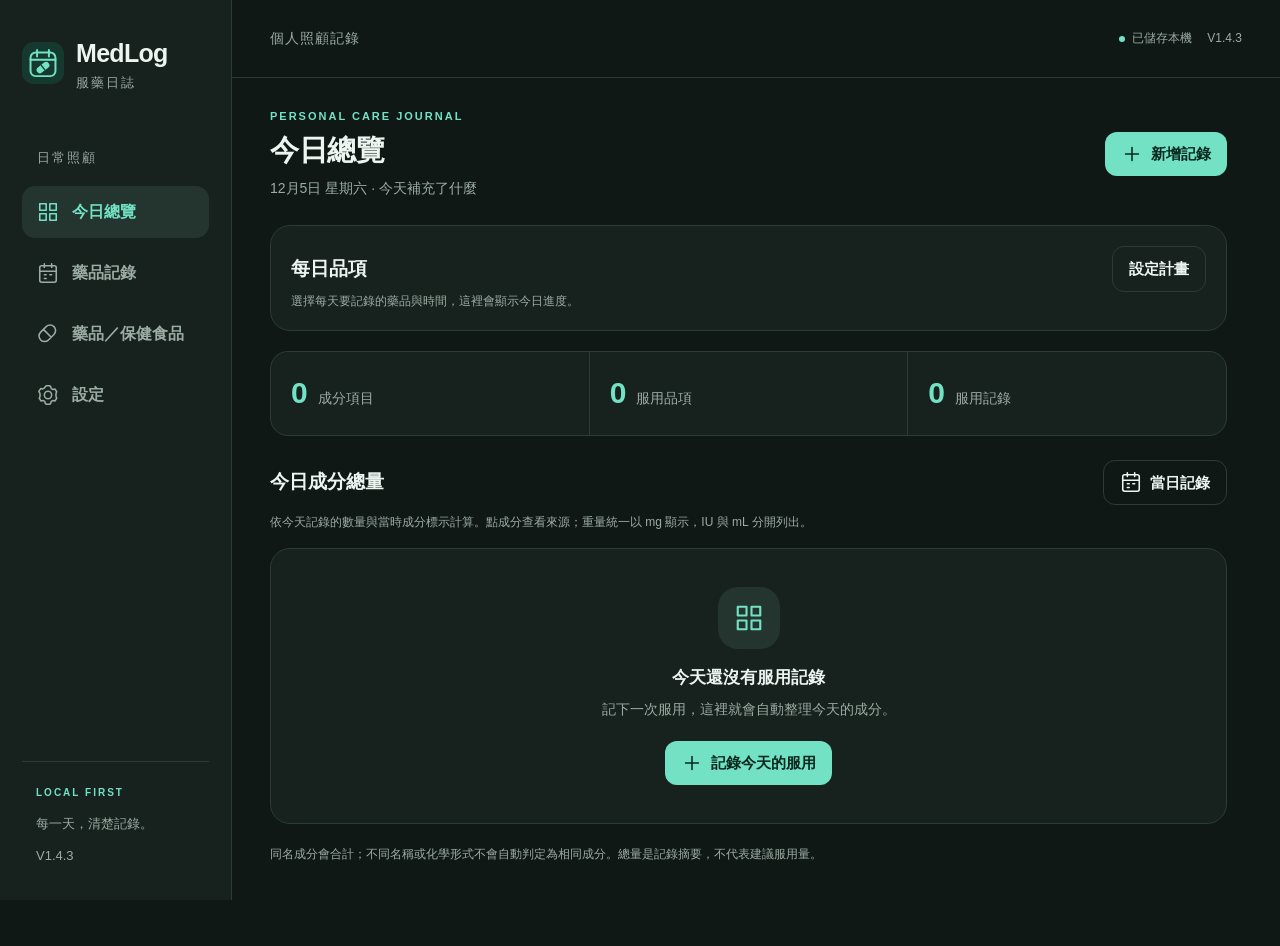
<file: index.html>
<!DOCTYPE html>
<html lang="zh-Hant" data-theme="dark">
<head>
  <meta charset="UTF-8">
  <meta name="viewport" content="width=device-width,initial-scale=1,maximum-scale=1,user-scalable=no,viewport-fit=cover">
  <meta name="theme-color" content="#101816">
  <meta name="apple-mobile-web-app-capable" content="yes">
  <meta name="apple-mobile-web-app-status-bar-style" content="black-translucent">
  <meta name="description" content="以月曆記錄每一天的藥品、保健食品與保養品，支援離線及 Google Drive 備份。">
  <title>MedLog 服藥日誌</title>
  <script>document.documentElement.dataset.standalone=String(Boolean(navigator.standalone||window.matchMedia('(display-mode: standalone)').matches||window.matchMedia('(display-mode: fullscreen)').matches));</script>
  <link rel="manifest" href="./manifest.webmanifest">
  <link rel="icon" type="image/svg+xml" href="./favicon.svg">
  <link rel="apple-touch-icon" href="./apple-touch-icon.png">
  <link rel="stylesheet" href="./styles.css">
  <script type="module" src="./app.js"></script>
</head>
<body>
  <div id="viewport-probe" aria-hidden="true"></div>
  <aside class="sidebar">
    <a class="brand" href="./" aria-label="MedLog 首頁"><img src="./favicon.svg" alt="" width="42" height="42"><span>MedLog<small>服藥日誌</small></span></a>
    <div class="nav-caption">日常照顧</div>
    <nav class="desktop-nav" aria-label="主要頁面"></nav>
    <div class="sidebar-foot"><span class="small-tag">LOCAL FIRST</span><p>每一天，清楚記錄。</p><span>V<span class="version">1.4.3</span></span></div>
  </aside>
  <div class="app-shell">
    <header class="app-header">
      <div class="mobile-brand"><img src="./favicon.svg" alt="" width="32" height="32"><strong>MedLog</strong></div>
      <div class="header-context">個人照顧記錄</div>
      <div class="header-right"><span id="global-status" class="status-pill" role="status">正在讀取</span><span class="version-badge">V<span class="version">1.4.3</span></span></div>
    </header>
    <main id="main" tabindex="-1"><div class="loading-state">正在讀取本機資料…</div></main>
    <nav class="bottom-nav" aria-label="主要頁面"></nav>
    <div id="toasts" aria-live="polite" aria-atomic="false"></div>
  </div>
  <dialog id="modal" aria-labelledby="modal-title"></dialog>
  <dialog id="photo-modal" aria-labelledby="photo-title"></dialog>
  <input id="import-file" class="visually-hidden" type="file" accept=".json,application/json" aria-label="選取 MedLog 備份檔">
  <noscript>MedLog 需要啟用 JavaScript 才能使用。</noscript>
</body>
</html>
</file>
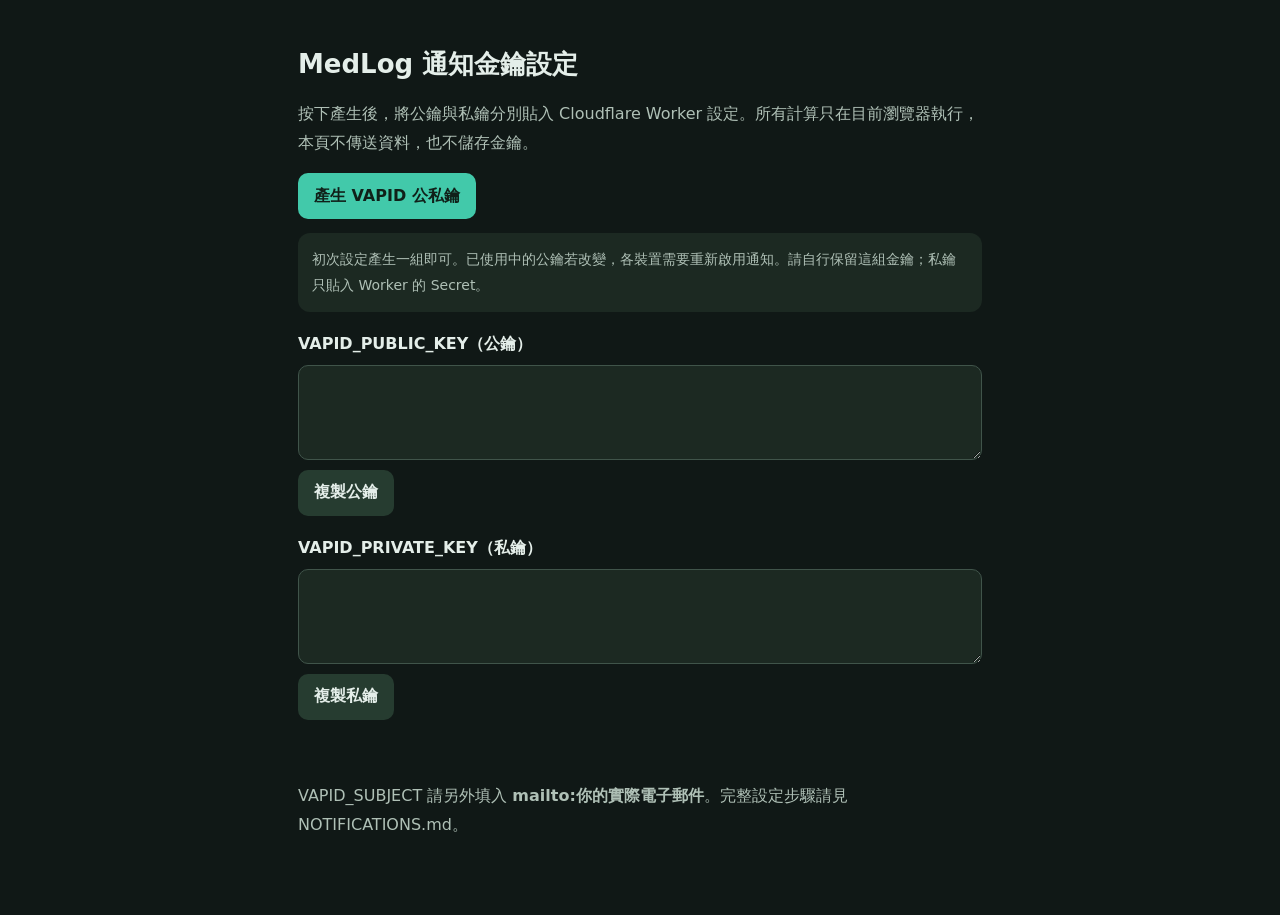
<file: notification-setup.html>
<!doctype html><html lang="zh-Hant"><head><meta charset="utf-8"><meta name="viewport" content="width=device-width,initial-scale=1,viewport-fit=cover"><meta http-equiv="Content-Security-Policy" content="default-src 'none'; script-src 'unsafe-inline'; style-src 'unsafe-inline'; connect-src 'none'"><title>MedLog 通知金鑰設定</title><style>
:root{color-scheme:dark;font-family:system-ui,sans-serif;background:#101816;color:#e4eee9}*{box-sizing:border-box}body{max-width:720px;margin:auto;padding:30px 18px 60px}h1{font-size:26px}p{line-height:1.8;color:#afc0b6}label{display:block;font-weight:650;margin-top:22px}textarea{display:block;margin:10px 0;width:100%;min-height:95px;background:#1c2922;color:#e4eee9;border:1px solid #40544a;border-radius:10px;padding:12px;font-size:16px;overflow-wrap:anywhere}button{min-height:46px;border:0;border-radius:10px;padding:10px 16px;font:inherit;font-weight:650;background:#42c9aa;color:#102019;cursor:pointer}.secondary{background:#263c30;color:#e4eee9}#status{min-height:30px;color:#42c9aa}.note{padding:14px;background:#1c2922;border-radius:12px;font-size:14px}
</style></head><body><h1>MedLog 通知金鑰設定</h1><p>按下產生後，將公鑰與私鑰分別貼入 Cloudflare Worker 設定。所有計算只在目前瀏覽器執行，本頁不傳送資料，也不儲存金鑰。</p><button id="generate">產生 VAPID 公私鑰</button><p class="note">初次設定產生一組即可。已使用中的公鑰若改變，各裝置需要重新啟用通知。請自行保留這組金鑰；私鑰只貼入 Worker 的 Secret。</p><label for="public">VAPID_PUBLIC_KEY（公鑰）</label><textarea id="public" readonly spellcheck="false" autocomplete="off"></textarea><button class="secondary" data-copy="public">複製公鑰</button><label for="private">VAPID_PRIVATE_KEY（私鑰）</label><textarea id="private" readonly spellcheck="false" autocomplete="off"></textarea><button class="secondary" data-copy="private">複製私鑰</button><p id="status" role="status"></p><p>VAPID_SUBJECT 請另外填入 <strong>mailto:你的實際電子郵件</strong>。完整設定步驟請見 NOTIFICATIONS.md。</p><script>
const $=id=>document.getElementById(id),encode=buffer=>{let s='';for(const b of new Uint8Array(buffer))s+=String.fromCharCode(b);return btoa(s).replace(/=/g,'').replace(/\+/g,'-').replace(/\//g,'_');};
$('generate').onclick=async()=>{try{if(!crypto.subtle)throw new Error('請透過 GitHub Pages 的 HTTPS 網址開啟本頁。');const keys=await crypto.subtle.generateKey({name:'ECDSA',namedCurve:'P-256'},true,['sign','verify']);$('public').value=encode(await crypto.subtle.exportKey('raw',keys.publicKey));$('private').value=(await crypto.subtle.exportKey('jwk',keys.privateKey)).d;$('status').textContent='已產生，請複製到 Worker 設定並自行保存。';}catch(e){$('status').textContent=e.message;}};
document.querySelectorAll('[data-copy]').forEach(b=>b.onclick=async()=>{const field=$(b.dataset.copy);if(!field.value){$('status').textContent='請先產生金鑰。';return;}try{await navigator.clipboard.writeText(field.value);$('status').textContent='已複製。';}catch{field.focus();field.select();$('status').textContent='請長按或使用系統複製功能。';}});
</script></body></html>
</file>
<file: styles.css>
:root{color-scheme:dark;--bg:#101816;--surface:#17211e;--surface-2:#1d2a25;--surface-3:#24342e;--text:#edf5f1;--muted:#9bacA3;--line:#2b3c33;--accent:#73e2c4;--accent-text:#09291f;--danger:#ff9c9c;--shadow:0 24px 70px #0005;--radius:20px;--font-scale:1}
:root[data-theme=light]{color-scheme:light;--bg:#f0f5f2;--surface:#fff;--surface-2:#f3f7f4;--surface-3:#e8f0eb;--text:#172c23;--muted:#667c70;--line:#dce7df;--accent:#207c62;--accent-text:#fff;--danger:#b43d3d;--shadow:0 24px 70px #18332515}
*{box-sizing:border-box}
/* CSS owns the resting document size; no fixed root and no screen-size guess. */
:root{--page-height:100vh;--nav-height:0px}
@supports(height:100dvh){:root{--page-height:100dvh}}
@media(display-mode:standalone),(display-mode:fullscreen){:root{--page-height:100vh}}
html[data-standalone=true]{--page-height:100vh}
html,body{margin:0;height:var(--page-height);width:100%;overflow:hidden;overscroll-behavior:none}
html{-webkit-text-size-adjust:100%;text-size-adjust:100%}
#viewport-probe{position:absolute;top:0;left:0;width:0;height:var(--page-height);visibility:hidden;pointer-events:none;overflow:hidden;contain:strict}
body{font-family:-apple-system,BlinkMacSystemFont,"Segoe UI","Noto Sans TC",sans-serif;background:var(--bg);color:var(--text);font-size:calc(16px * var(--font-scale));line-height:1.55;-webkit-tap-highlight-color:transparent}
button,input,select,textarea{font:inherit}
button,a,input,select,textarea{touch-action:manipulation}
button{cursor:pointer}
button{border:0;background:none;color:inherit}
button:disabled{opacity:.45;cursor:wait}
a{color:var(--accent)}
button:focus-visible,a:focus-visible{outline:3px solid var(--accent);outline-offset:3px}
input:focus,select:focus,textarea:focus{outline:2px solid var(--accent);outline-offset:1px}
svg{width:22px;height:22px;display:block;flex-shrink:0}
button svg{pointer-events:none}
button span{pointer-events:none}
.sidebar{position:fixed;inset:0 auto 0 0;width:232px;border-right:1px solid var(--line);background:var(--surface);padding:34px 22px;display:flex;flex-direction:column}
.brand{display:flex;align-items:center;gap:12px;text-decoration:none;color:var(--text);font-weight:750;font-size:calc(25px * var(--font-scale));letter-spacing:-.7px}
.brand small{display:block;font-size:calc(13px * var(--font-scale));font-weight:400;letter-spacing:2px;color:var(--muted)}
.nav-caption{color:var(--muted);font-size:calc(13px * var(--font-scale));letter-spacing:2px;margin:55px 15px 18px}
.desktop-nav{display:grid;gap:9px}
.nav-btn{min-height:52px;display:flex;align-items:center;gap:13px;border-radius:13px;padding:13px 15px;text-align:left;color:var(--muted);font-weight:600}
.nav-btn.active{background:var(--surface-3);color:var(--accent)}
.sidebar-foot{margin-top:auto;padding:20px 14px 0;border-top:1px solid var(--line);font-size:calc(13px * var(--font-scale));color:var(--muted)}
.small-tag{font-size:calc(10px * var(--font-scale));letter-spacing:2px;font-weight:750;color:var(--accent)}
.sidebar-foot p{margin:12px 0}
/* The header and navigation occupy their own rows, outside the scrolling main. */
.app-shell{position:relative;top:var(--app-top,0px);margin-left:232px;height:var(--app-height,var(--page-height));display:grid;grid-template-rows:auto minmax(0,1fr) auto;min-width:0;min-height:0;overflow:hidden}
.app-header{height:78px;flex-shrink:0;border-bottom:1px solid var(--line);padding:0 38px;display:flex;align-items:center;justify-content:space-between;gap:12px;background:var(--bg)}
.header-context{font-size:calc(14px * var(--font-scale));letter-spacing:1px;color:var(--muted)}
.header-right{display:flex;align-items:center;gap:15px;min-width:0}
.version-badge{font-size:calc(12px * var(--font-scale));color:var(--muted);font-variant-numeric:tabular-nums;white-space:nowrap}
.status-pill{font-size:calc(12px * var(--font-scale));color:var(--muted);display:flex;align-items:center;gap:7px;white-space:nowrap;max-width:240px;overflow:hidden;text-overflow:ellipsis}
.status-pill:before{content:"";width:6px;height:6px;border-radius:50%;background:var(--accent);flex-shrink:0}
.status-pill.warn:before{background:#f1b464}
.mobile-brand,.bottom-nav{display:none}
main{overflow:auto;flex:1;min-height:0;padding:30px 38px 40px;overscroll-behavior-y:contain;scrollbar-gutter:stable}
.page{max-width:1440px;margin:0 auto}
.page-title{display:flex;align-items:center;justify-content:space-between;gap:20px;margin-bottom:26px}
.eyebrow{font-size:calc(11px * var(--font-scale));letter-spacing:2px;color:var(--accent);font-weight:700;margin:0 0 7px}
h1{font-size:calc(29px * var(--font-scale));font-weight:700;line-height:1.3;letter-spacing:-.5px;margin:0}
.subtitle{margin:8px 0 0;color:var(--muted);font-size:calc(14px * var(--font-scale))}
h2{font-size:calc(19px * var(--font-scale));font-weight:650;line-height:1.4;margin:0}
h3{font-size:calc(17px * var(--font-scale));margin:0;font-weight:650}
p{overflow-wrap:anywhere}
.btn{display:inline-flex;align-items:center;justify-content:center;gap:8px;min-height:44px;padding:10px 16px;border-radius:12px;background:var(--surface-3);font-size:calc(15px * var(--font-scale));font-weight:600;white-space:nowrap}
.btn.primary{background:var(--accent);color:var(--accent-text)}
.btn.outline{background:transparent;border:1px solid var(--line)}
.btn.danger{color:var(--danger)}
.icon-btn{width:44px;height:44px;display:inline-flex;align-items:center;justify-content:center;border-radius:12px;flex-shrink:0}
.icon-btn:hover,.btn:hover{filter:brightness(1.13);background-color:var(--surface-3)}
.btn.primary:hover{background-color:var(--accent)}
.muted{color:var(--muted)}
.small{font-size:calc(13px * var(--font-scale))}
.panel{background:var(--surface);border:1px solid var(--line);border-radius:var(--radius);min-width:0}
.calendar-layout{display:grid;grid-template-columns:minmax(0,1.65fr) minmax(320px,1fr);gap:22px;align-items:start}
.calendar-panel{padding:24px}
.calendar-toolbar{display:flex;align-items:center;justify-content:space-between;gap:10px;margin-bottom:18px}
.month-select{border:0;background:transparent;padding:0;color:var(--text);font-size:calc(24px * var(--font-scale));font-weight:650;width:174px;max-width:100%;min-height:44px}
.month-nav{display:flex;align-items:center;gap:3px}
.month-summary{display:grid;grid-template-columns:repeat(3,1fr);background:var(--surface-2);border-radius:14px;margin-bottom:20px;padding:14px 0}
.summary-item{text-align:center;border-right:1px solid var(--line)}
.summary-item:last-child{border:0}
.summary-item strong{font-size:calc(23px * var(--font-scale));font-weight:650;display:block;line-height:1.2;font-variant-numeric:tabular-nums}
.summary-item span{font-size:calc(12px * var(--font-scale));color:var(--muted)}
.weekdays{display:grid;grid-template-columns:repeat(7,minmax(0,1fr));color:var(--muted);font-size:calc(13px * var(--font-scale));margin-bottom:7px;text-align:center}
.weekdays span{padding:6px 0}
.weekend{color:#cf9dA8}
.calendar-grid{display:grid;grid-template-columns:repeat(7,minmax(0,1fr));gap:5px}
.day{min-width:0;min-height:92px;background:var(--surface-2);border:1px solid transparent;border-radius:11px;display:flex;flex-direction:column;align-items:stretch;text-align:left;padding:8px 5px;overflow:hidden}
.day:hover{border-color:var(--line)}
.day.other-month{opacity:.45}
.day.today .day-number{background:var(--accent);color:var(--accent-text);border-radius:50%}
.day.selected{border-color:var(--accent);background:var(--surface-3);box-shadow:inset 0 0 0 1px var(--accent)}
.day-number{width:25px;height:25px;display:flex;align-items:center;justify-content:center;font-size:calc(13px * var(--font-scale));font-variant-numeric:tabular-nums;flex-shrink:0}
.day-items{margin-top:4px;display:grid;gap:3px;width:100%}
.day-chip{display:block;border-radius:4px;padding:2px 4px;background:var(--chip);color:#102019;font-size:calc(11px * var(--font-scale));font-weight:650;line-height:1.5;overflow:hidden;text-overflow:ellipsis;white-space:nowrap}
.more-label{font-size:calc(10px * var(--font-scale));color:var(--muted);padding-left:3px}
.calendar-filter{margin-top:20px;display:flex;gap:8px;align-items:center;flex-wrap:wrap}
.calendar-filter select{min-height:44px;flex:1;min-width:160px}
.daily-panel{padding:23px;min-height:370px}
.daily-heading{display:flex;align-items:center;justify-content:space-between;gap:8px}
.selected-label{font-size:calc(12px * var(--font-scale));color:var(--muted);margin-bottom:4px}
.daily-heading h2{font-size:calc(20px * var(--font-scale))}
.date-sub{font-size:calc(13px * var(--font-scale));color:var(--muted);margin:8px 0 18px}
.records-list{display:grid;gap:13px}
.record-card{border-radius:14px;background:var(--surface-2);padding:15px;border-left:4px solid var(--chip)}
.record-top{display:flex;justify-content:space-between;gap:10px;align-items:start}
.record-top h3{font-size:calc(17px * var(--font-scale));margin:4px 0;overflow-wrap:anywhere}
.record-time{font-size:calc(13px * var(--font-scale));color:var(--muted);font-variant-numeric:tabular-nums}
.record-quantity{font-size:calc(14px * var(--font-scale));font-weight:600;color:var(--accent)}
.record-actions{display:flex;align-items:center;flex-shrink:0;gap:0}
.record-actions .icon-btn{width:44px;min-height:44px}
.record-note{font-size:calc(14px * var(--font-scale));color:var(--muted);margin:8px 0 0;white-space:pre-wrap}
.ingredients-detail{font-size:calc(13px * var(--font-scale));color:var(--muted);margin-top:10px;border-top:1px solid var(--line);padding-top:8px}
details summary{cursor:pointer;min-height:32px;display:flex;align-items:center;gap:7px}
details summary:before{content:"+";color:var(--accent)}
details[open] summary:before{content:"−"}
details p{margin:5px 0}
.empty{display:flex;align-items:center;justify-content:center;flex-direction:column;text-align:center;padding:38px 15px;min-height:230px}
.empty-icon{width:62px;height:62px;display:grid;place-items:center;background:var(--surface-3);color:var(--accent);border-radius:20px;margin-bottom:16px}
.empty-icon svg{width:30px;height:30px}
.empty h3{font-size:calc(17px * var(--font-scale));margin-bottom:8px}
.empty p{font-size:calc(14px * var(--font-scale));max-width:320px;color:var(--muted);margin:0 0 20px}
.search-toolbar{display:flex;align-items:center;gap:12px;margin-bottom:20px}
.search-box{position:relative;flex:1}
.search-box svg{position:absolute;top:14px;left:14px;color:var(--muted)}
.search-box input{padding-left:46px}
.product-grid{display:grid;grid-template-columns:repeat(auto-fill,minmax(300px,1fr));gap:18px}
.product-card{padding:21px;border-top:3px solid var(--chip)}
.product-heading{display:flex;justify-content:space-between;gap:10px;margin-bottom:12px}
.product-type{font-size:calc(11px * var(--font-scale));color:var(--chip);background:var(--surface-3);padding:4px 9px;border-radius:6px;display:inline-block}
.product-card h2{margin-top:10px;font-size:calc(20px * var(--font-scale));overflow-wrap:anywhere}
.product-brand{font-size:calc(13px * var(--font-scale));color:var(--muted);margin:6px 0}
.product-ingredients{display:flex;gap:6px;flex-wrap:wrap;margin:17px 0}
.ingredient-tag{font-size:calc(12px * var(--font-scale));color:var(--muted);background:var(--surface-2);border:1px solid var(--line);border-radius:7px;padding:5px 8px;overflow-wrap:anywhere}
.product-footer{display:flex;align-items:center;justify-content:space-between;gap:8px;border-top:1px solid var(--line);padding-top:14px;font-size:calc(13px * var(--font-scale));color:var(--muted)}
.product-card.inactive{opacity:.65}
.settings-stack{display:grid;gap:20px;max-width:940px}
.settings-panel{padding:25px}
.section-heading{display:flex;align-items:center;gap:12px;margin-bottom:20px}
.section-icon{width:40px;height:40px;border-radius:12px;background:var(--surface-3);color:var(--accent);display:grid;place-items:center;flex-shrink:0}
.section-heading p{font-size:calc(13px * var(--font-scale));color:var(--muted);margin:4px 0 0}
.account-row{display:flex;align-items:center;justify-content:space-between;gap:14px;background:var(--surface-2);padding:15px;border-radius:14px;margin-bottom:20px}
.account-info{display:flex;gap:12px;align-items:center;min-width:0}
.avatar{width:40px;height:40px;display:grid;place-items:center;background:var(--surface-3);color:var(--accent);border-radius:50%;flex-shrink:0;font-size:calc(17px * var(--font-scale))}
.account-info strong{font-size:calc(14px * var(--font-scale));display:block;overflow-wrap:anywhere}
.account-info span:not(.avatar){font-size:calc(12px * var(--font-scale));color:var(--muted)}
.form-grid{display:grid;grid-template-columns:1fr 1fr;gap:16px}
.field{display:flex;flex-direction:column;gap:7px;min-width:0}
.field.full{grid-column:1/-1}
.field label,.field-label{font-size:calc(14px * var(--font-scale));font-weight:600}
input,select,textarea{width:100%;min-width:0;min-height:46px;background:var(--surface-2);border:1px solid var(--line);color:var(--text);border-radius:10px;padding:10px 12px;font-size:calc(16px * var(--font-scale))}
input[type=color]{width:48px;padding:6px;cursor:pointer}
input[type=checkbox]{width:20px;height:20px;min-height:20px;accent-color:var(--accent);margin:0;flex-shrink:0}
textarea{resize:vertical;min-height:88px}
.help{font-size:calc(12px * var(--font-scale));color:var(--muted);margin:0}
.button-row{display:flex;gap:10px;flex-wrap:wrap;margin-top:18px}
.advanced{margin-top:15px;font-size:calc(14px * var(--font-scale));color:var(--muted)}
.advanced .form-grid{margin-top:12px}
.inline-note{font-size:calc(13px * var(--font-scale));color:var(--muted);background:var(--surface-2);border-radius:12px;padding:12px 14px;margin:18px 0 0}
.auto-auth-notice{max-width:1440px;margin:0 auto 18px;gap:12px;align-items:center;flex-wrap:wrap}
.auto-auth-notice[hidden]{display:none}
.auto-auth-copy{flex:1;min-width:160px}
.auto-auth-copy strong{font-size:calc(14px * var(--font-scale))}
.auto-auth-copy p{font-size:calc(12px * var(--font-scale));margin:3px 0 0;color:var(--muted)}
.auto-auth-actions{display:flex;gap:8px;flex-wrap:wrap}
.auto-auth-actions .btn{font-size:calc(13px * var(--font-scale));min-height:44px}
.sync-overview{display:grid;grid-template-columns:repeat(3,1fr);gap:12px;border-top:1px solid var(--line);margin-top:20px;padding-top:20px}
.sync-overview small{display:block;font-size:calc(11px * var(--font-scale));color:var(--muted);margin-bottom:5px}
.sync-overview strong{font-size:calc(13px * var(--font-scale));font-weight:500;overflow-wrap:anywhere}
.toggle-row{min-height:52px;display:flex;align-items:center;justify-content:space-between;gap:15px;border-bottom:1px solid var(--line);padding:13px 0}
.toggle-row:last-child{border:0}
.toggle-row label{display:flex;gap:12px;align-items:center;cursor:pointer;font-size:calc(15px * var(--font-scale))}
.version-grid{display:grid;grid-template-columns:1fr 1fr;gap:18px;background:var(--surface-2);padding:18px;border-radius:14px}
.version-grid small{font-size:calc(12px * var(--font-scale));color:var(--muted);display:block}
.version-grid strong{font-size:calc(24px * var(--font-scale));font-weight:600;display:block;margin-top:4px}
.version-message{font-size:calc(13px * var(--font-scale));color:var(--muted);margin:15px 0 0}
.notice-banner{padding:12px 16px;border:1px solid var(--line);border-radius:13px;background:var(--surface-2);margin-bottom:18px;display:flex;gap:12px;align-items:center;font-size:calc(14px * var(--font-scale))}
.notice-banner.warning{border-color:#ad8058;color:#f1b464}
.notice-banner .btn{margin-left:auto}
.backup-list{display:grid;gap:8px;margin-top:17px}
.backup-row{display:flex;justify-content:space-between;align-items:center;gap:12px;padding:12px;background:var(--surface-2);border-radius:12px;font-size:calc(13px * var(--font-scale))}
.backup-row strong{display:block;font-size:calc(14px * var(--font-scale))}
dialog{padding:0;border:1px solid var(--line);border-radius:22px;background:var(--surface);color:var(--text);width:min(700px,calc(100vw - 32px));max-height:90dvh;box-shadow:var(--shadow);overflow:hidden}
dialog::backdrop{background:#08100ccd;backdrop-filter:blur(5px)}
.modal-shell{display:flex;flex-direction:column;max-height:90dvh}
#product-form,#record-form{display:flex;flex-direction:column;min-height:0;flex:1;overflow:hidden}
.modal-head{display:flex;justify-content:space-between;align-items:center;gap:10px;border-bottom:1px solid var(--line);padding:18px 24px;flex-shrink:0}
.modal-head h2{font-size:calc(21px * var(--font-scale))}
.modal-body{padding:24px;overflow-y:auto;overscroll-behavior:contain;min-height:0;flex:1}
.modal-foot{padding:16px 24px;border-top:1px solid var(--line);display:flex;align-items:center;justify-content:flex-end;gap:10px;background:var(--surface);flex-shrink:0}
.modal-foot .btn{min-width:96px}
.color-row{display:flex;gap:8px;flex-wrap:wrap;align-items:center}
.swatch{width:44px;min-height:44px;border-radius:12px;position:relative;background:transparent}
.swatch:before{content:"";position:absolute;inset:7px 4px;background:var(--chip);border-radius:8px}
.swatch.chosen:after{content:"✓";position:absolute;inset:7px 4px;display:grid;place-items:center;color:#102019;font-weight:800}
.ingredient-rows{display:grid;gap:10px;margin-top:13px}
.ingredient-row{display:grid;grid-template-columns:minmax(100px,1fr) minmax(75px,.65fr) 74px 44px;gap:8px;align-items:center}
.ingredients-header{display:flex;justify-content:space-between;align-items:center;gap:10px;margin-top:25px}
.form-error{background:#d8717118;color:var(--danger);font-size:calc(14px * var(--font-scale));padding:10px 12px;border-radius:10px;margin-top:14px;display:none}
.form-error.visible{display:block}
.checkbox-field{display:flex;align-items:center;gap:10px;min-height:44px;font-size:calc(14px * var(--font-scale))}
.confirm-copy{font-size:calc(15px * var(--font-scale));line-height:1.8}
.conflict-option{display:block;width:100%;padding:16px;border:1px solid var(--line);background:var(--surface-2);border-radius:12px;text-align:left;margin-top:10px}
.conflict-option strong{display:block;margin-bottom:7px}
.conflict-option p{font-size:calc(13px * var(--font-scale));color:var(--muted);margin:5px 0}
#toasts{position:absolute;bottom:calc(var(--nav-height) + 10px);left:50%;transform:translateX(-50%);z-index:100;display:grid;gap:8px;width:min(520px,calc(100% - 32px));pointer-events:none}
.toast{padding:14px 16px;border:1px solid var(--line);border-radius:14px;background:var(--surface-3);color:var(--text);box-shadow:var(--shadow);font-size:calc(14px * var(--font-scale));display:flex;justify-content:space-between;align-items:center;gap:12px;pointer-events:auto}
.toast.error{border-color:var(--danger)}
.toast button{color:var(--accent);min-height:44px;min-width:44px;font-weight:600;white-space:nowrap}
.loading-state{padding:40px;text-align:center;color:var(--muted)}
.visually-hidden{position:absolute!important;width:1px;height:1px;overflow:hidden;clip:rect(0,0,0,0);white-space:nowrap}
.fatal{max-width:600px;margin:40px auto;padding:25px}
@media(min-width:1500px){main{padding-left:55px;padding-right:55px}.calendar-panel{padding:28px}.day{min-height:110px}}
@media(max-width:1190px){.sidebar{width:190px;padding:28px 15px}.app-shell{margin-left:190px}.brand{font-size:calc(23px * var(--font-scale))}.app-header{padding:0 24px}main{padding:25px 24px}.calendar-layout{grid-template-columns:minmax(0,1.3fr) minmax(285px,1fr);gap:16px}.calendar-panel,.daily-panel{padding:18px}.day{min-height:85px}}
@media(max-width:980px){.sidebar{display:none}.app-shell{margin-left:0}.app-header{height:calc(65px + env(safe-area-inset-top));padding-top:env(safe-area-inset-top)}.header-context{display:none}.mobile-brand{display:flex;align-items:center;gap:9px;font-size:calc(20px * var(--font-scale));letter-spacing:-.5px}.bottom-nav{display:grid;grid-template-columns:repeat(3,minmax(0,1fr));gap:4px;border-top:1px solid var(--line);padding:2px max(8px,env(safe-area-inset-right)) max(2px,env(safe-area-inset-bottom,0px)) max(8px,env(safe-area-inset-left));flex:0 0 auto;margin:0;background:var(--surface);align-items:center}.bottom-nav .nav-btn{display:flex;flex-direction:row;align-items:center;justify-content:center;gap:7px;padding:0 8px;height:48px;min-height:48px;min-width:0;width:100%;border-radius:10px;font-size:calc(16px * var(--font-scale));line-height:1.2;white-space:nowrap}.bottom-nav .nav-btn.active{background:var(--surface-3)}.bottom-nav .nav-btn svg{width:22px;height:22px}.bottom-nav .nav-btn span{white-space:nowrap}.app-header{padding-left:24px;padding-right:24px}main{padding:24px 24px 30px}.calendar-layout{grid-template-columns:minmax(0,1.4fr) minmax(280px,1fr)}}
@media(max-width:740px){main{padding:21px 14px 22px;scrollbar-gutter:auto}.app-header{padding-left:16px;padding-right:16px}.header-right{gap:9px}.status-pill{max-width:155px;font-size:calc(11px * var(--font-scale))}.version-badge{font-size:calc(11px * var(--font-scale))}.page-title{gap:10px;margin-bottom:18px;align-items:center}.page-title .subtitle{font-size:calc(12px * var(--font-scale))}.page-title .btn{padding:10px 12px;font-size:calc(13px * var(--font-scale))}.page-title .btn svg{width:18px;height:18px}h1{font-size:calc(25px * var(--font-scale))}.eyebrow{font-size:calc(10px * var(--font-scale));margin-bottom:6px}.calendar-layout{display:flex;flex-direction:column;gap:16px}.calendar-panel,.daily-panel{width:100%;padding:16px}.month-select{font-size:calc(21px * var(--font-scale));width:158px}.calendar-toolbar{margin-bottom:14px}.month-nav .btn{padding:8px 11px;font-size:calc(13px * var(--font-scale))}.month-nav .icon-btn{width:44px;min-height:44px}.month-summary{margin-bottom:15px;padding:12px 0}.summary-item strong{font-size:calc(21px * var(--font-scale))}.summary-item span{font-size:calc(11px * var(--font-scale))}.calendar-grid{gap:3px}.day{min-height:76px;border-radius:8px;padding:5px 3px}.day-number{font-size:calc(12px * var(--font-scale));width:23px;height:23px}.day-chip{font-size:calc(10px * var(--font-scale));padding:1px 3px;line-height:1.5}.day-items{gap:2px;margin-top:3px}.weekdays{font-size:calc(12px * var(--font-scale))}.more-label{font-size:calc(9px * var(--font-scale))}.calendar-filter{margin-top:13px}.calendar-filter select{font-size:calc(14px * var(--font-scale))}.daily-panel{min-height:260px}.daily-heading h2{font-size:calc(19px * var(--font-scale))}.empty{min-height:200px;padding:25px 12px}.search-toolbar{flex-wrap:wrap;gap:10px}.search-toolbar .search-box{min-width:100%}.search-toolbar select{flex:1;width:auto;font-size:calc(14px * var(--font-scale))}.product-grid{grid-template-columns:1fr}.product-card{padding:19px}.settings-panel{padding:18px}.settings-stack{gap:16px}.section-heading{margin-bottom:17px}.form-grid{grid-template-columns:1fr;gap:14px}.field.full{grid-column:auto}.account-row{flex-wrap:wrap}.account-row>.btn{margin-left:auto}.sync-overview{gap:8px}.sync-overview strong{font-size:calc(12px * var(--font-scale))}.sync-overview small{font-size:calc(10px * var(--font-scale))}.version-grid strong{font-size:calc(22px * var(--font-scale))}.button-row{gap:8px}.button-row .btn{font-size:calc(13px * var(--font-scale));padding:10px 12px}.notice-banner{font-size:calc(12px * var(--font-scale));gap:7px;flex-wrap:wrap}.notice-banner .btn{font-size:calc(12px * var(--font-scale))}.backup-row{font-size:calc(12px * var(--font-scale))}.backup-row strong{font-size:calc(13px * var(--font-scale))}dialog{width:100%;max-width:100%;max-height:calc(100dvh - env(safe-area-inset-top) - 12px);margin:auto 0 0;border-radius:20px 20px 0 0;border-bottom:0}.modal-shell{max-height:calc(100dvh - env(safe-area-inset-top) - 12px)}.modal-head{padding:15px 18px}.modal-body{padding:19px 18px}.modal-foot{padding:12px 18px calc(12px + env(safe-area-inset-bottom))}.modal-foot .btn{flex:1}.ingredient-row{grid-template-columns:minmax(90px,1fr) minmax(65px,.75fr) 67px 44px;gap:5px}.ingredient-row input,.ingredient-row select{padding:9px 7px}.ingredient-row .icon-btn{width:44px;min-height:46px}.color-row{gap:5px}.swatch{width:44px}.ingredients-header .btn{font-size:calc(12px * var(--font-scale));padding:8px 10px}.record-top h3{font-size:calc(16px * var(--font-scale))}.record-actions .icon-btn{width:44px}.modal-head h2{font-size:calc(19px * var(--font-scale))}}
@media(max-width:360px){main{padding-left:9px;padding-right:9px}.calendar-panel{padding:8px}.calendar-grid{gap:2px}.day{padding-left:2px;padding-right:2px}.month-select{width:140px;font-size:calc(19px * var(--font-scale))}.status-pill{max-width:120px}.ingredient-row{grid-template-columns:1fr 1fr 66px 44px}.ingredient-row input:first-child{grid-column:1/-1}}
@media(prefers-reduced-motion:no-preference){.toast{animation:toast-in .18s ease-out}.btn,.icon-btn,.day{transition:background .15s,border-color .15s}.page{animation:page-in .18s ease-out}@keyframes toast-in{from{transform:translateY(8px);opacity:0}to{transform:translateY(0);opacity:1}}@keyframes page-in{from{opacity:.6}to{opacity:1}}}

/* Calendar fills the available area; only the required four, five or six weeks render. */
.calendar-page{min-height:100%;display:flex;flex-direction:column}
.calendar-page .calendar-layout{flex:1;min-height:0;align-items:stretch}
.calendar-panel{display:flex;flex-direction:column}
.calendar-grid{flex:1;grid-template-rows:repeat(var(--week-count,6),minmax(72px,1fr))}
.calendar-toolbar,.month-summary,.weekdays,.calendar-filter,.calendar-hint{flex-shrink:0}
.calendar-hint{font-size:calc(12px * var(--font-scale));color:var(--muted);margin:10px 0 0;text-align:center}
.daily-panel{max-height:calc(100dvh - 195px);overflow:auto}
.record-open{flex:1;min-width:0;text-align:left;padding:0;display:flex;flex-direction:column;align-items:flex-start;border-radius:6px}
.record-name{font-size:calc(17px * var(--font-scale));font-weight:650;margin:3px 0;overflow-wrap:anywhere;max-width:100%}
.record-open .record-note{display:block;margin-top:7px;max-width:100%;overflow-wrap:anywhere}
.record-edit-hint{font-size:calc(11px * var(--font-scale));color:var(--muted);margin-top:7px}
.record-open:hover .record-edit-hint{color:var(--accent)}
.day-view-summary{display:flex;justify-content:space-between;gap:12px;flex-wrap:wrap;font-size:calc(13px * var(--font-scale));color:var(--muted);padding-bottom:14px;border-bottom:1px solid var(--line)}
.day-view-hint{font-size:calc(13px * var(--font-scale));color:var(--muted);margin:14px 0}
.day-view-body .empty{min-height:200px;padding:30px 12px 20px}
.day-view-body .empty p{margin-bottom:0}
.day-view-foot .primary{flex:1}
dialog,.modal-shell{max-height:min(88dvh,var(--dialog-height,88dvh))}
dialog{width:min(640px,calc(100vw - 32px));max-width:calc(100vw - 32px);height:fit-content}
.modal-head h2{flex:1;min-width:0;outline:none}
.modal-head>.icon-btn{background:var(--surface-2);width:40px;height:40px}
.modal-notices{flex-shrink:0;padding:10px 14px 0}
.modal-notices:empty{display:none}
.modal-notices .toast{font-size:calc(13px * var(--font-scale));padding:8px 12px;box-shadow:none}
.modal-notices .toast+.toast{margin-top:6px}
.modal-body{overflow-x:hidden}
input[type=date],input[type=time],input[type=month]{display:block;max-width:100%;min-width:0;box-sizing:border-box;-webkit-appearance:none;appearance:none}
input::-webkit-date-and-time-value{text-align:left;min-width:0}
.record-datetime{grid-template-columns:minmax(0,1fr) minmax(0,1fr)}
.intake-fields{grid-template-columns:minmax(0,1fr) minmax(76px,.35fr);gap:12px}
.intake-fields label{display:flex;flex-direction:column;gap:7px;min-width:0}
.intake-row{min-width:0;background:var(--surface-2);border:1px solid var(--line);border-radius:14px;padding:14px}
.intake-row>.button-row{margin-top:8px;justify-content:flex-end}
.intake-row:only-child>.button-row{display:none}
.intake-row [data-action=remove-intake]{min-height:36px;padding:6px 10px;font-size:calc(12px * var(--font-scale))}
#record-form textarea{min-height:64px}
/* Keep the intake action outside the scrolling form body. */
#modal[data-kind=record] .modal-head{background:var(--surface);z-index:2}
.record-add{flex-shrink:0;min-height:44px;padding:9px 10px;gap:6px;font-size:calc(14px * var(--font-scale))}
.record-add svg{width:18px;height:18px;flex-shrink:0}
@media(max-width:740px){.record-add{font-size:calc(13px * var(--font-scale))}.record-add-extra{display:none}}
@media(max-width:380px){.record-add{padding:9px 8px}.record-add svg{display:none}}
@media(max-width:1190px){.app-shell{margin-left:190px}#toasts{left:50%}}
@media(max-width:980px){
  :root{--nav-height:calc(51px + max(2px,env(safe-area-inset-bottom,0px)))}
  .app-shell{margin-left:0}
  .app-header{height:calc(58px + max(0px,env(safe-area-inset-top,0px) - var(--app-top,0px)));padding-top:max(0px,env(safe-area-inset-top,0px) - var(--app-top,0px))}
  .app-header,main{padding-left:max(24px,env(safe-area-inset-left,0px));padding-right:max(24px,env(safe-area-inset-right,0px))}
  .daily-panel{max-height:calc(var(--page-height) - 270px)}
  #toasts{bottom:calc(var(--nav-height) + 10px)}
}
@media(max-width:740px){
  main{padding:12px max(12px,env(safe-area-inset-right,0px)) 8px max(12px,env(safe-area-inset-left,0px))}
  .app-header{padding-left:max(16px,env(safe-area-inset-left,0px));padding-right:max(16px,env(safe-area-inset-right,0px))}
  .calendar-page .page-title{margin-bottom:12px;flex-shrink:0}
  .calendar-page .eyebrow,.calendar-page .subtitle{display:none}
  .calendar-page .calendar-layout{gap:0}.calendar-page .calendar-panel{flex:1}
  .calendar-page .daily-panel{display:none}
  .calendar-panel{padding:12px;border-radius:18px}
  .calendar-toolbar{margin-bottom:9px}
  .month-select{width:150px;font-size:calc(20px * var(--font-scale));padding:0}
  .month-summary{margin-bottom:8px;padding:8px 0;background:transparent;border-top:1px solid var(--line);border-bottom:1px solid var(--line);border-radius:0}
  .summary-item{display:flex;justify-content:center;align-items:center;gap:5px}
  .summary-item strong{font-size:calc(17px * var(--font-scale))}
  .summary-item span{font-size:calc(10px * var(--font-scale))}
  .weekdays{margin-bottom:4px}
  .calendar-grid{grid-template-rows:repeat(var(--week-count,6),minmax(58px,1fr))}
  .day{min-height:58px;padding:5px 3px}
  .calendar-filter{margin-top:10px;flex-wrap:nowrap}
  .calendar-filter select{min-width:0;min-height:44px;padding:7px 10px;font-size:16px}
  .calendar-hint{display:none}
  dialog{position:fixed;top:calc(var(--overlay-top,0px) + max(12px,env(safe-area-inset-top)));bottom:calc(var(--keyboard-offset,0px) + max(12px,env(safe-area-inset-bottom)));left:0;right:0;width:calc(100vw - 24px);max-width:560px;margin:auto;border:1px solid var(--line);border-radius:20px}
  dialog,.modal-shell{max-height:min(calc(100dvh - env(safe-area-inset-top) - env(safe-area-inset-bottom) - 24px),calc(var(--visible-height,100dvh) - env(safe-area-inset-top) - env(safe-area-inset-bottom) - 24px))}
  .modal-head{padding:12px 14px;gap:8px}
  .modal-head h2{font-size:calc(18px * var(--font-scale))}
  .modal-head>.icon-btn{width:36px;height:36px}
  .modal-body{padding:16px 14px}
  .modal-foot{padding:12px 14px;gap:8px}
  .modal-foot .btn{min-width:0;font-size:calc(14px * var(--font-scale));padding:10px 12px}
  .modal-foot.day-view-foot .outline{flex:0 1 auto;font-size:calc(12px * var(--font-scale));padding:10px}
  .modal-foot.day-view-foot .primary{font-size:calc(13px * var(--font-scale));padding:10px}
  .modal-foot.day-view-foot svg{width:18px;height:18px}
  #product-form .form-grid{grid-template-columns:minmax(0,1fr) minmax(0,1fr);gap:14px 10px}
  #product-form .field.full{grid-column:1/-1}
  .record-datetime{grid-template-columns:minmax(0,1fr) minmax(0,1fr);gap:10px}
  .record-datetime input{padding:10px 7px;font-size:16px}
  .record-datetime label{font-size:calc(12px * var(--font-scale))}
  .intake-fields{grid-template-columns:minmax(0,1fr) 76px;gap:10px}
  .intake-row{padding:12px}
  .intake-fields input,.intake-fields select{padding:9px 8px}
  .ingredient-row{grid-template-columns:minmax(0,1fr) minmax(54px,.6fr) 62px 36px;gap:5px}
  .ingredient-row .icon-btn{width:36px}
  .ingredient-row input,.ingredient-row select{min-width:0;font-size:16px;padding:9px 5px}
  .ingredients-header{margin-top:20px}
  .ingredients-header .field-label{font-size:calc(13px * var(--font-scale))}
  .day-view-summary{font-size:calc(12px * var(--font-scale));gap:6px}
  .record-name{font-size:calc(16px * var(--font-scale))}
}
@media(max-width:360px){
  .app-header{padding-left:12px;padding-right:12px}
  .mobile-brand{font-size:calc(18px * var(--font-scale));gap:6px}
  .mobile-brand img{width:28px;height:28px}
  .status-pill{max-width:95px}
  .header-right{gap:6px}
  .month-select{width:130px;font-size:calc(18px * var(--font-scale))}
  .month-nav .icon-btn{width:36px}
  .month-nav .btn{padding:8px}
  .summary-item{gap:3px}
  .summary-item span{font-size:calc(9px * var(--font-scale))}
  .ingredient-row input:first-child{grid-column:1/-1}
  .ingredient-row{grid-template-columns:minmax(0,1fr) 68px 36px}
  #product-form .form-grid{grid-template-columns:1fr}
}



.photo-section{padding:14px;border:1px solid var(--line);border-radius:14px;background:var(--surface-2);margin-bottom:20px}
.photo-section-head{display:flex;align-items:center;justify-content:space-between;gap:8px;margin-bottom:12px}
.photo-section h3{font-size:16px}
.photo-section .button-row{margin:12px 0 8px}
.photo-empty{font-size:14px;color:var(--muted);margin:0;padding:15px 10px;border:1px dashed var(--line);border-radius:10px;text-align:center}
.product-photos{display:grid;grid-template-columns:repeat(3,minmax(0,1fr));gap:8px;margin:12px 0 8px}
.photo-thumb{display:block;width:100%;min-width:0;min-height:44px;padding:0;aspect-ratio:1;border-radius:12px;border:1px solid var(--line);overflow:hidden;background:var(--bg)}
.photo-thumb img{display:block;width:100%;height:100%;object-fit:contain}
.photo-thumb:hover{border-color:var(--accent)}
.photo-tile{min-width:0}
.photo-tile>.btn{width:100%;margin-top:6px;min-height:44px;padding:8px;font-size:14px}
.photo-add-link{margin-top:4px;width:100%;font-size:14px}
.editor-photos{margin:0}
#photo-modal{width:min(840px,calc(100vw - 24px));max-width:calc(100vw - 24px)}
#photo-title{outline:none}
.photo-view{overflow:auto;min-height:0;flex:1;padding:12px;background:var(--bg);overscroll-behavior:contain}
.photo-view img{display:block;max-width:100%;max-height:calc(var(--visible-height,100dvh) - 220px);width:auto;height:auto;margin:auto;object-fit:contain}
.photo-view.zoomed img{max-width:none;max-height:none;margin:0}
.photo-view-foot{justify-content:center;flex-wrap:wrap}
.photo-view-foot>.btn{flex:0 0 auto}
.conflict-photos{display:flex;gap:6px;flex-wrap:wrap}
.conflict-photo{width:80px;height:80px;object-fit:contain;background:var(--bg);border-radius:8px}
html[data-keyboard=true] .bottom-nav{display:none}
html[data-keyboard=true]{--nav-height:0px}
@media(max-width:740px){.photo-section{padding:12px}.photo-section .btn{font-size:14px}.photo-view{padding:8px}}

/* Touch-only page zoom lock; scrolling and form editing remain available. */
@media(any-pointer:coarse){html,body{touch-action:pan-x pan-y}input,textarea,select{font-size:max(16px,calc(16px * var(--font-scale)))}}
[hidden]{display:none!important}
.ai-section{margin-top:20px;padding:16px;background:var(--surface-2);border:1px solid var(--line);border-radius:14px}
.ai-section>.field{margin-top:12px}
.ai-section .help{margin-top:8px}
.ai-section .button-row{margin-top:12px}
.ai-preview{margin-top:16px;border-top:1px solid var(--line);padding-top:16px}
.ai-warning{font-size:14px;line-height:1.6;color:var(--text);border-left:3px solid var(--accent);padding:8px 10px;background:var(--surface)}
.ai-rows{display:grid;gap:10px;margin-top:12px}
.ai-row{display:grid;gap:8px;background:var(--surface);border:1px solid var(--line);padding:12px;border-radius:12px;min-width:0}
.ai-amount{display:grid;grid-template-columns:minmax(0,1fr) minmax(80px,.6fr);gap:10px}
.ai-row .field span,.ai-preview .field span{font-size:14px}
.ai-sources{display:grid;gap:8px;margin:16px 0;font-size:14px}
.ai-sources a{overflow-wrap:anywhere;display:flex;align-items:center;min-height:44px}
.ai-search-suggestions{border:0;width:100%;height:140px;background:transparent;margin-bottom:12px}
#ai-settings>.form-grid{margin-top:16px}
#ai-settings>.help{margin-top:10px}
[data-ai-status]:not(:empty){padding:10px 0;font-size:14px}
@media(max-width:740px){.ai-section{padding:12px}.ai-section .btn{font-size:14px}.ai-preview .form-grid{grid-template-columns:minmax(0,1fr) minmax(0,1fr)}}

/* Overview and four compact navigation items share the existing viewport rows. */
.overview-stats{display:grid;grid-template-columns:repeat(3,minmax(0,1fr));gap:1px;border:1px solid var(--line);background:var(--line);border-radius:18px;overflow:hidden;margin-bottom:24px}
.overview-stat{padding:18px 20px;background:var(--surface);display:flex;align-items:baseline;gap:10px}
.overview-stat strong{color:var(--accent);font-size:calc(30px * var(--font-scale));font-variant-numeric:tabular-nums}
.overview-stat span{color:var(--muted);font-size:calc(14px * var(--font-scale))}
.overview-section{margin-top:22px}
.overview-heading{display:flex;align-items:center;justify-content:space-between;gap:10px}
.overview-section>.help{margin:8px 0 16px}
.ingredient-totals{display:grid;grid-template-columns:repeat(2,minmax(0,1fr));gap:12px;align-items:start}
.ingredient-total{min-width:0;border-radius:16px}
.ingredient-total>summary{list-style:none;cursor:pointer;min-height:88px;display:flex;gap:14px;align-items:center;padding:18px}
.ingredient-total>summary::-webkit-details-marker{display:none}
.ingredient-total>summary:focus-visible{outline:3px solid var(--accent);outline-offset:-3px;border-radius:16px}
.total-name{flex:1;min-width:0;font-weight:650;overflow-wrap:anywhere}
.total-name small{display:block;color:var(--muted);font-size:calc(12px * var(--font-scale));font-weight:400;margin-top:4px}
.total-amount{color:var(--accent);text-align:right;font-size:calc(23px * var(--font-scale));font-weight:650;font-variant-numeric:tabular-nums;max-width:50%;overflow-wrap:anywhere}
.total-amount small{display:block;color:var(--muted);font-size:calc(12px * var(--font-scale));font-weight:400}
.total-chevron{color:var(--muted);flex-shrink:0}
.ingredient-total[open] .total-chevron{transform:rotate(180deg)}
.total-sources{padding:0 16px 12px;border-top:1px solid var(--line)}
.total-sources>.help{margin:10px 0}
.total-source{display:flex;align-items:center;gap:10px;width:100%;min-height:56px;text-align:left;padding:12px 0;border-top:1px solid var(--line);font-size:calc(13px * var(--font-scale))}
.total-source>span:first-child{flex:1;min-width:0;border-left:3px solid var(--chip);padding-left:10px}
.total-source strong{display:block;overflow-wrap:anywhere;font-weight:600}
.total-source small{display:block;color:var(--muted);margin-top:2px}
.total-source>span:nth-child(2){max-width:40%;text-align:right;overflow-wrap:anywhere;font-variant-numeric:tabular-nums}
.total-source svg{width:16px;height:16px}
.overview-missing{padding:18px;margin-top:20px}
.overview-missing .btn{margin:6px 8px 0 0;text-align:left;overflow-wrap:anywhere}
.overview-footnote{color:var(--muted);font-size:calc(12px * var(--font-scale));line-height:1.7;margin:20px 0 8px}
.ai-model-fields{display:grid;gap:10px;margin:16px 0}
.ai-model-fields .help{margin:0}
.backup-row>div{flex:1;min-width:0}
.backup-row .btn{flex-shrink:0}
.backup-filename{overflow-wrap:anywhere;font-size:calc(12px * var(--font-scale));margin-top:4px}
.latest-tag{display:inline-block;color:var(--accent);background:var(--surface-3);padding:2px 7px;margin-left:8px;border-radius:6px;font-size:11px}
@media(max-width:980px){
  .bottom-nav{grid-template-columns:repeat(4,minmax(0,1fr))}
  .bottom-nav .nav-btn{gap:4px;padding:0 4px}
}
@media(max-width:740px){
  .overview-page .eyebrow{display:none}
  .overview-page .page-title{margin-bottom:16px}
  .overview-stats{margin-bottom:16px;border-radius:14px}
  .overview-stat{padding:12px 8px;flex-direction:column;align-items:center;gap:0}
  .overview-stat strong{font-size:calc(26px * var(--font-scale))}
  .overview-stat span{font-size:calc(12px * var(--font-scale))}
  .overview-heading h2{font-size:calc(18px * var(--font-scale))}
  .overview-heading .btn{font-size:calc(13px * var(--font-scale));padding:8px 10px}
  .ingredient-totals{grid-template-columns:1fr;gap:10px}
  .ingredient-total>summary{padding:14px;min-height:78px;gap:10px}
  .total-amount{font-size:calc(21px * var(--font-scale))}
}
@media(max-width:380px){.bottom-nav{gap:0;padding-left:4px;padding-right:4px}.bottom-nav .nav-btn{gap:3px;padding:0 2px}.bottom-nav .nav-btn svg{width:20px;height:20px}}

/* V1.4.0: compact day list, accessible colored picker and daily plans */
.compact-record{min-width:0}.compact-record-open{width:100%;min-height:48px;padding:12px 14px;display:flex;align-items:center;justify-content:space-between;gap:12px;border:0;border-radius:11px;text-align:left;font:inherit;font-weight:650;cursor:pointer}.compact-record-open>span{overflow-wrap:anywhere}.compact-record-open svg{width:18px;height:18px;flex-shrink:0}.records-list{gap:8px}.day-add{flex-shrink:0;min-height:44px;padding:9px 12px;font-size:14px}.day-add svg{width:18px;height:18px}#modal[data-kind=day] .modal-head{position:sticky;top:0;background:var(--surface);z-index:2}#modal[data-kind=day] .modal-head h2{font-size:18px}#modal[data-kind=day] .modal-head>.icon-btn{flex-shrink:0}.daily-panel .daily-heading{position:sticky;top:0;background:var(--surface);z-index:1;padding:5px 0 10px}.daily-panel .empty>.btn{display:none}
.product-picker{position:relative;min-width:0}.picker-trigger{display:flex;align-items:center;justify-content:space-between;gap:12px;width:100%;min-height:48px;padding:11px 12px;border:1px solid var(--line);border-radius:10px;background:var(--surface-2);color:var(--text);font:inherit;text-align:left;cursor:pointer}.picker-trigger span:first-child{overflow-wrap:anywhere;min-width:0}.picker-panel{margin-top:8px;padding:10px;border:1px solid var(--line);border-radius:12px;background:var(--surface-2)}.picker-panel[hidden]{display:none}.picker-search-label{display:block!important}.picker-search{width:100%;margin:0 0 8px}.picker-list{display:grid;gap:7px;max-height:260px;overflow:auto;overscroll-behavior:contain}.picker-list button{width:100%;min-height:46px;font:inherit;font-weight:600;border:2px solid transparent;border-radius:9px;text-align:left;padding:10px 12px;cursor:pointer;overflow-wrap:anywhere}.picker-list [aria-selected=true]{outline:2px solid var(--text);outline-offset:-4px}.picker-repeat{background:none;border:0;color:var(--accent);font:inherit;font-size:13px;text-decoration:underline;min-height:44px;padding:8px 0;text-align:left;cursor:pointer}.picker-help{font-size:13px;color:var(--muted);margin:0}.picker-help:empty{display:none}.intake-fields{align-items:start}.intake-row .field{min-width:0}
.daily-plan-card{padding:20px;margin-bottom:20px}.plan-progress{margin:12px 0;color:var(--muted)}.plan-progress strong{color:var(--text)}.plan-chips{display:flex;gap:8px;flex-wrap:wrap}.plan-chip{display:flex;align-items:center;gap:7px;min-height:40px;border:1px solid var(--chip);border-left:4px solid var(--chip);background:var(--surface-2);color:var(--text);padding:8px 10px;border-radius:9px;font:inherit;font-size:13px;cursor:pointer}.plan-chip small{color:var(--muted)}.plan-default-row{display:flex;gap:12px;align-items:flex-end;margin:14px 0}.plan-default-row .field{flex:1}.plan-default-row .btn{margin-bottom:0}.plan-rows{display:grid;gap:2px;max-height:420px;overflow:auto;overscroll-behavior:contain}.plan-row{display:grid;grid-template-columns:minmax(0,1fr) 112px;gap:10px;align-items:center;padding:10px 0;border-bottom:1px solid var(--line)}.plan-product{display:flex;align-items:center;gap:10px;min-width:0;font-size:14px}.plan-product input{flex-shrink:0}.plan-product>span:last-child{overflow-wrap:anywhere}.plan-swatch{width:12px;height:30px;border-radius:5px;flex-shrink:0}.plan-time input{min-width:0;width:100%;padding:9px 7px;min-height:44px}.notification-settings{margin-top:24px;padding-top:20px;border-top:1px solid var(--line)}.notification-settings h3{font-size:17px}.notification-facts{display:grid;grid-template-columns:repeat(2,minmax(0,1fr));gap:10px 16px;margin-top:14px}.notification-facts div{min-width:0}.notification-facts dt{color:var(--muted);font-size:12px}.notification-facts dd{margin:4px 0 0;font-size:13px;overflow-wrap:anywhere}#daily-plan-section{scroll-margin-top:12px}
@media(max-width:740px){#modal[data-kind=day] .modal-head h2{font-size:16px}.day-add{padding:9px 10px;font-size:13px}.day-add svg{display:none}.compact-record-open{min-height:48px}.daily-plan-card{padding:16px}.plan-row{grid-template-columns:minmax(0,1fr) 104px}.plan-product{font-size:14px;gap:7px}.plan-default-row{gap:8px}.plan-default-row .btn{font-size:12px;padding:10px}.notification-facts{gap:12px}.plan-time input{font-size:16px}}
@media(prefers-reduced-motion:reduce){.picker-panel{scroll-behavior:auto}}
</file>
